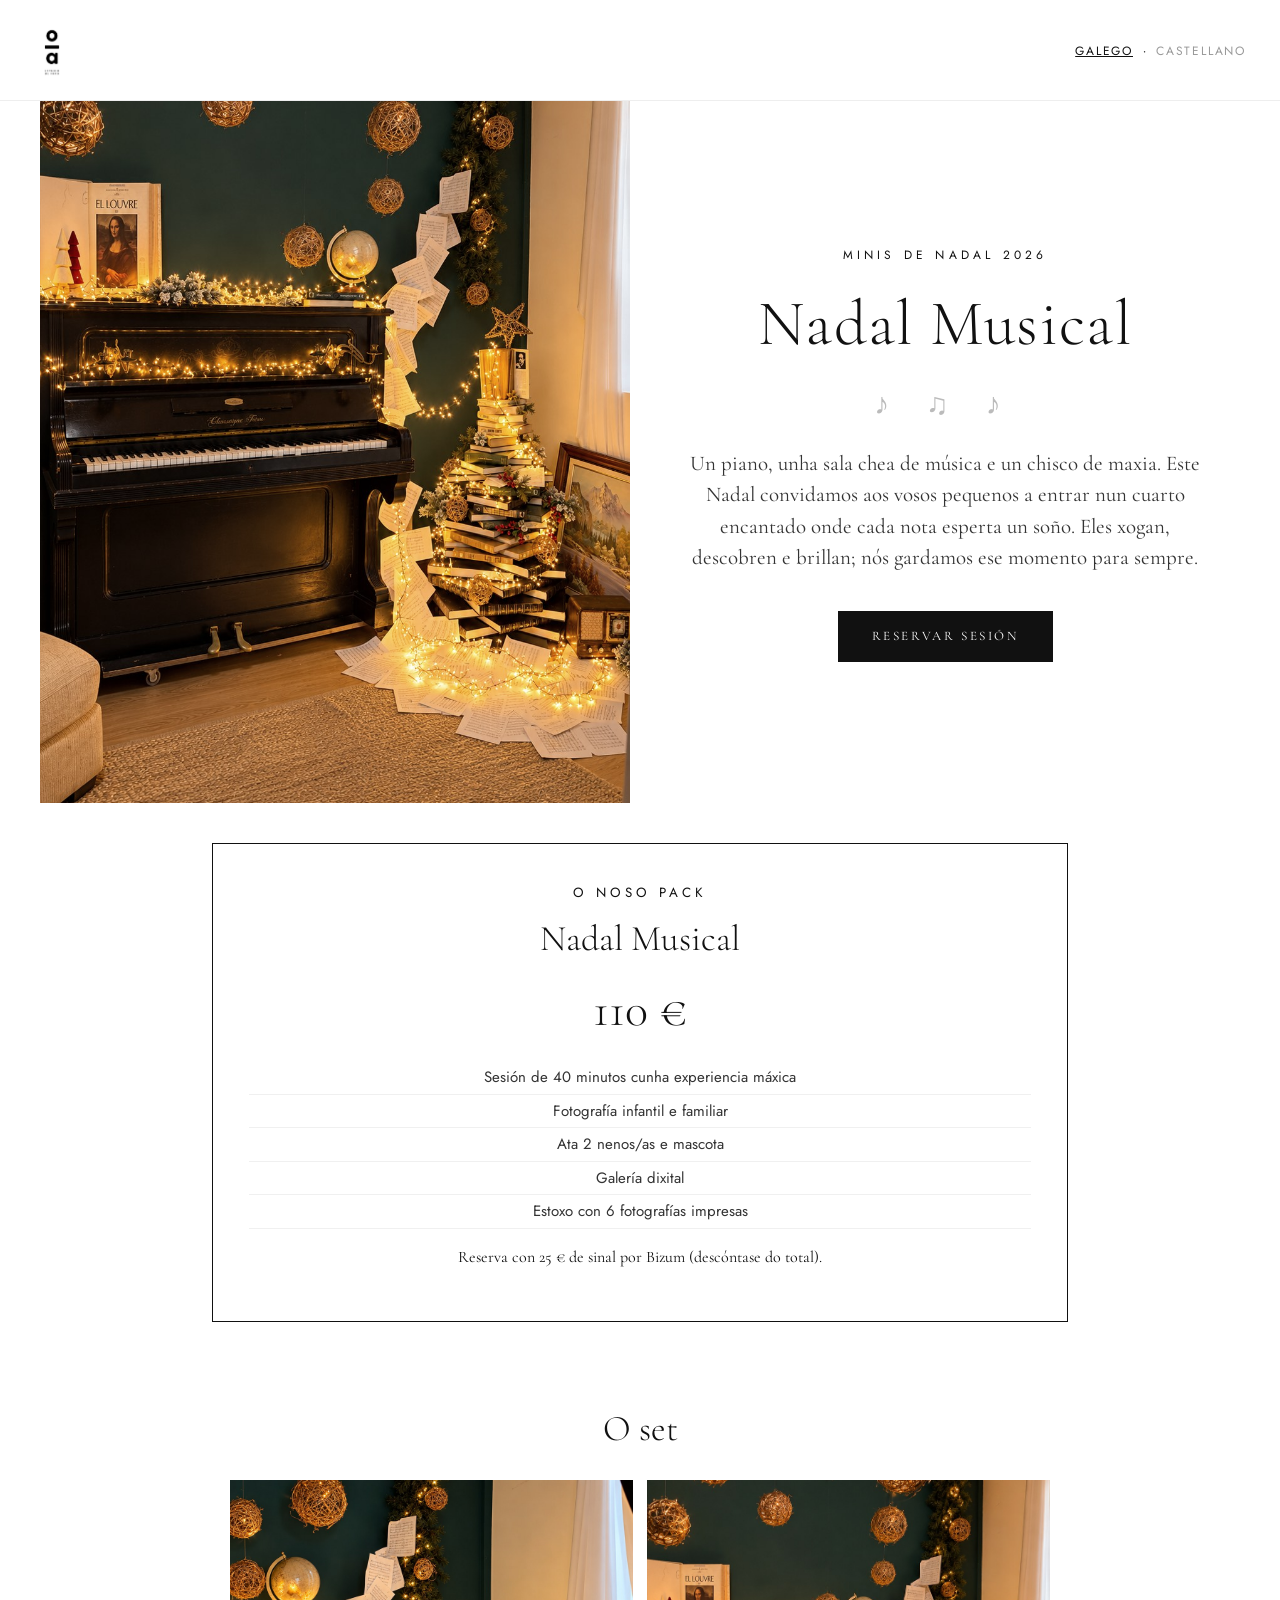
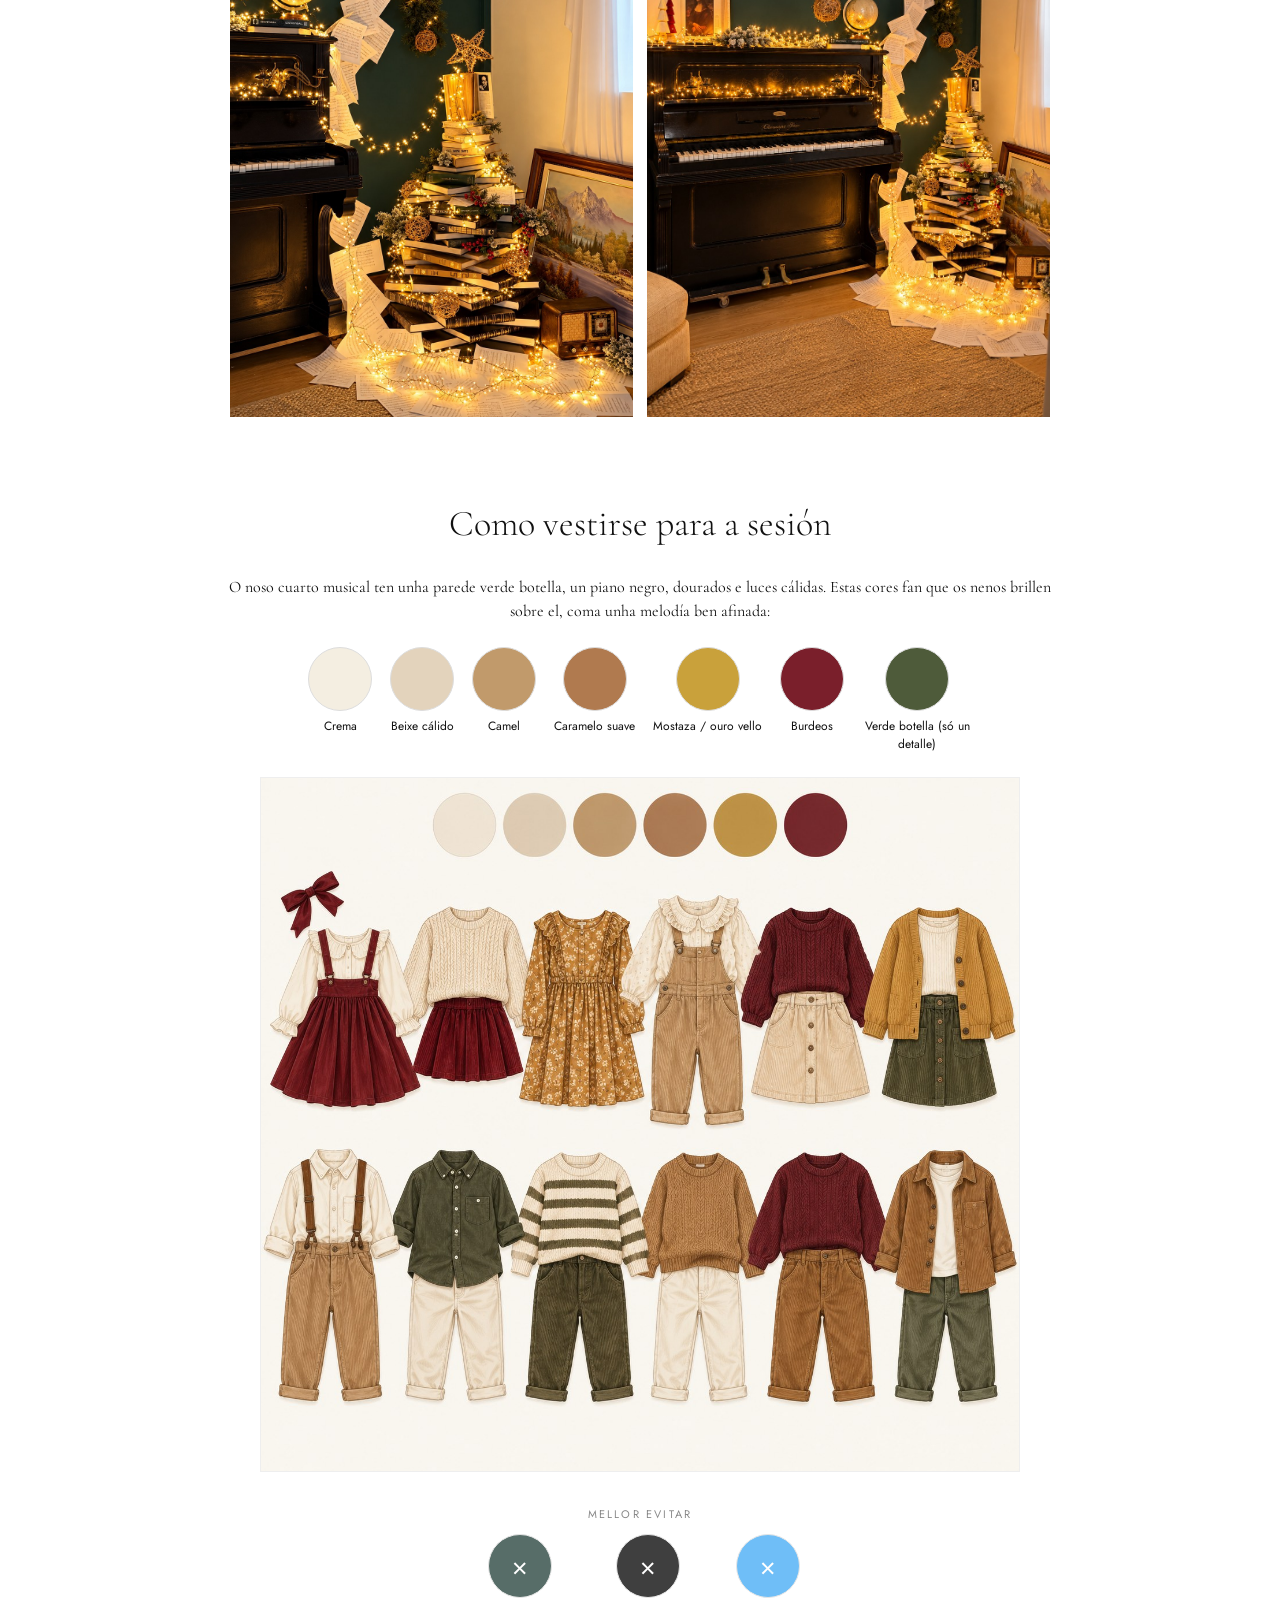
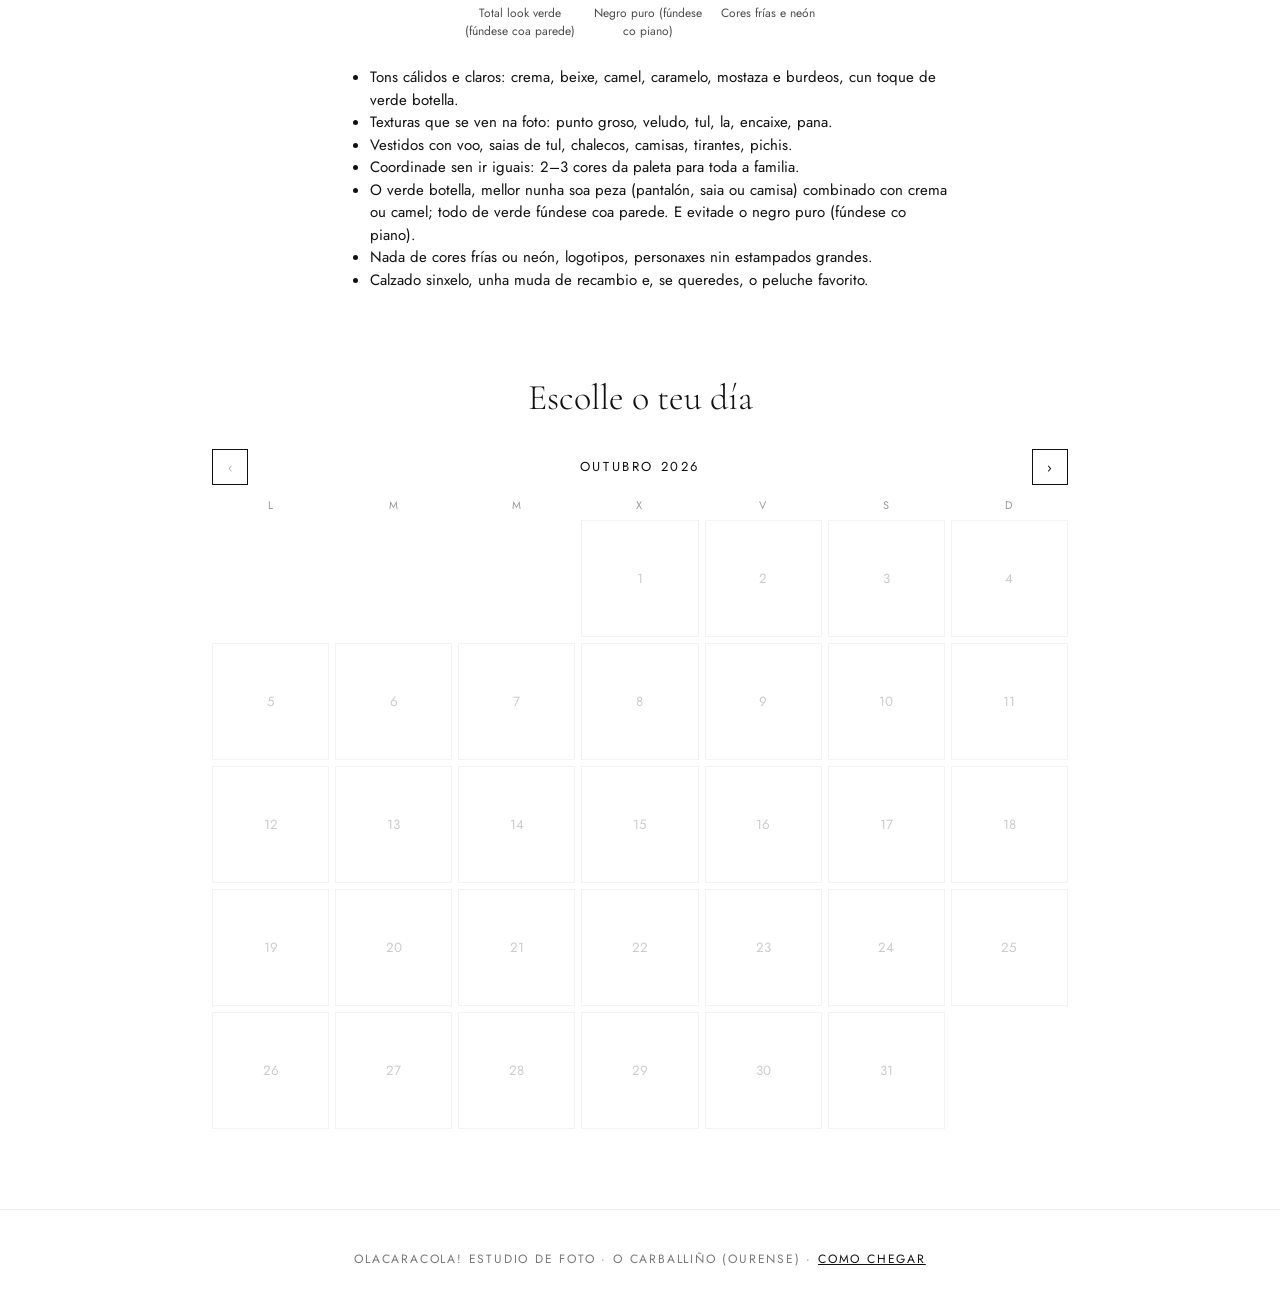
<file: index.html>
<!doctype html><html lang="gl"><head><meta charset="utf-8"><meta name="viewport" content="width=device-width,initial-scale=1">
<title>Nadal Musical · Olacaracola! Estudio de Foto</title>
<link href="https://fonts.googleapis.com/css2?family=Cormorant+Garamond:wght@300;400&family=Jost:wght@300;400&display=swap" rel="stylesheet">
<link rel="stylesheet" href="style.css"><script src="config.js"></script><script src="common.js"></script></head><body>
<header><img src="logo.jpg" alt="Olacaracola! Estudio de Foto"><div class="lang"><button data-l="gl" class="on">GALEGO</button> · <button data-l="es">CASTELLANO</button></div></header>
<div class="herowrap"><img class="heroimg" src="img/set-b.jpg" alt="Piano e sala musical de Nadal"><div class="hero"><small data-t="kicker"></small><h1>Nadal Musical</h1><div class="notes">♪ ♫ ♪</div><p data-t="intro"></p><a href="#reservar" class="btn" data-t="cta" style="display:inline-block;text-decoration:none;margin-top:16px"></a></div></div>
<section><div class="pack"><small class="sans" style="letter-spacing:.3em" data-t="packk"></small><h2 style="margin:8px 0">Nadal Musical</h2><div class="price">110 €</div>
<ul id="packlist"></ul><p data-t="depositInfo"></p></div></section>
<section id="galeria"><h2 data-t="galT"></h2><div class="gal"><img src="img/set-a.jpg" loading="lazy" alt="Árbore de libros e piano"><img src="img/set-b.jpg" loading="lazy" alt="Parede do piano con luces"></div></section>
<section id="vestir"><h2 data-t="wearT"></h2><p class="center" data-t="wearIntro"></p><div id="pal" style="display:flex;flex-wrap:wrap;gap:18px;justify-content:center;margin:24px 0"></div><img class="mood" src="img/vestir-moodboard.jpg" loading="lazy" alt="Ideas de roupa: crema, beixe, camel, caramelo, mostaza, burdeos e verde botella"><p class="center sans" style="font-size:11px;letter-spacing:.2em;text-transform:uppercase;color:#888" data-t="avoidT"></p><div id="avoid" style="display:flex;flex-wrap:wrap;gap:18px;justify-content:center;margin:12px 0 26px"></div><ul class="sans" id="wearlist" style="max-width:620px;margin:auto;font-size:15px"></ul></section>
<section id="reservar"><h2 data-t="choose"></h2>
<div class="monthnav"><button id="prev">‹</button><span id="mlabel"></span><button id="next">›</button></div><div class="cal" id="cal"></div>
</section>
<section id="horas" class="hidden"><p class="center"><button type="button" class="back" id="backday" data-t="changeDay"></button></p><h2 data-t="chooseTime"></h2><p class="center sans" id="daylabel"></p><div class="slots" id="slots"></div></section>
<section id="formsec" class="hidden"><h2 data-t="yourdata"></h2><p class="center sans" id="chosen"></p>
<form id="f">
<div><label data-t="name"></label><input name="name" required></div><div><label data-t="phone"></label><input name="phone" type="tel" required></div>
<div class="full"><label data-t="wa"></label><input name="whatsapp" type="tel" required><label class="chk"><input type="checkbox" id="samewa"> <span data-t="same"></span></label></div>
<div class="full"><label>Email *</label><input name="email" type="email" required></div>
<div><label data-t="kids"></label><select name="children"><option>1</option><option>2</option></select></div><div><label data-t="ages"></label><input name="ages" required data-tp="agesPh"></div>
<div><label data-t="adults"></label><select name="adults"><option>0</option><option>1</option><option selected>2</option><option>3</option><option>4</option></select></div><div><label data-t="pets"></label><input name="pets"></div>
<div class="full"><label data-t="special"></label><textarea name="special"></textarea></div>
<div class="full"><label data-t="song"></label><input name="song"></div>
<div class="full"><label data-t="notes"></label><textarea name="notes"></textarea></div>
<div class="full center"><p class="err" id="err"></p><button class="btn" data-t="send"></button></div></form></section>
<section id="done" class="hidden"><div class="box"><h2 data-t="thanks"></h2><p data-t="pendingMsg"></p><div class="bizum">BIZUM · 697 765 271 · 25 €</div><p data-t="concept"></p><p class="sans" id="summary"></p><p class="sans" style="font-size:14px"><a href="#vestir" data-t="wearLink" style="color:#111"></a></p></div></section>
<footer>OLACARACOLA! ESTUDIO DE FOTO · O CARBALLIÑO (OURENSE) · <a href="https://share.google/fzx7JsjJySbOzgDYY" target="_blank" data-t="map"></a></footer>
<script>
const T={gl:{kicker:"Minis de Nadal 2026",intro:"Un piano, unha sala chea de música e un chisco de maxia. Este Nadal convidamos aos vosos pequenos a entrar nun cuarto encantado onde cada nota esperta un soño. Eles xogan, descobren e brillan; nós gardamos ese momento para sempre.",cta:"Reservar sesión",packk:"O NOSO PACK",
list:["Sesión de 40 minutos cunha experiencia máxica","Fotografía infantil e familiar","Ata 2 nenos/as e mascota","Galería dixital","Estoxo con 6 fotografías impresas"],depositInfo:"Reserva con 25 € de sinal por Bizum (descóntase do total).",choose:"Escolle o teu día",chooseTime:"Escolle a hora",changeDay:"Cambiar de día",yourdata:"Os vosos datos",name:"Nome *",phone:"Teléfono *",kids:"Número de nenos/as",ages:"Idade dos nenos *",agesPh:"p. ex. 3 e 6 anos",wearLink:"👗 Mirade a guía de que poñer",wa:"WhatsApp *",same:"Mesmo número que o teléfono",adults:"Adultos na foto",pets:"Mascotas (cales?)",special:"Cóntanos algo especial dos nenos este ano",song:"Unha canción favorita",notes:"Notas",send:"Reservar",thanks:"Que ganas de vervos no estudio! 🎹✨",pendingMsg:"Xa temos apuntada a vosa sesión. Para confirmala só falta un pasiño: envía o sinal de 25 € por Bizum (descóntase dos 110 €). Mandámosvos todo por email e WhatsApp, e en canto chegue o Bizum confirmámosvola. Vémonos moi pronto! Unha aperta, Chus",concept:"Concepto: o teu nome + data da sesión",map:"COMO CHEGAR",full:"completo",free:"libres",none:"Non quedan horas libres este día.",days:["L","M","M","X","V","S","D"],months:["Xaneiro","Febreiro","Marzo","Abril","Maio","Xuño","Xullo","Agosto","Setembro","Outubro","Novembro","Decembro"],taken:"Esa hora acaba de ser reservada. Escolle outra.",wearT:"Como vestirse para a sesión",wearIntro:"O noso cuarto musical ten unha parede verde botella, un piano negro, dourados e luces cálidas. Estas cores fan que os nenos brillen sobre el, coma unha melodía ben afinada:",avoidT:"Mellor evitar",galT:"O set",wear:["Tons cálidos e claros: crema, beixe, camel, caramelo, mostaza e burdeos, cun toque de verde botella.","Texturas que se ven na foto: punto groso, veludo, tul, la, encaixe, pana.","Vestidos con voo, saias de tul, chalecos, camisas, tirantes, pichis.","Coordinade sen ir iguais: 2–3 cores da paleta para toda a familia.","O verde botella, mellor nunha soa peza (pantalón, saia ou camisa) combinado con crema ou camel; todo de verde fúndese coa parede. E evitade o negro puro (fúndese co piano).","Nada de cores frías ou neón, logotipos, personaxes nin estampados grandes.","Calzado sinxelo, unha muda de recambio e, se queredes, o peluche favorito."]},
es:{kicker:"Minis de Navidad 2026",intro:"Un piano, una sala llena de música y una pizca de magia. Esta Navidad invitamos a vuestros peques a entrar en una habitación encantada donde cada nota despierta un sueño. Ellos juegan, descubren y brillan; nosotros guardamos ese momento para siempre.",cta:"Reservar sesión",packk:"NUESTRO PACK",
list:["Sesión de 40 minutos con experiencia mágica","Fotografía infantil y familiar","Hasta 2 niños/as y mascota","Galería digital","Estuche con 6 fotografías impresas"],depositInfo:"Reserva con 25 € de señal por Bizum (se descuenta del total).",choose:"Elige tu día",chooseTime:"Elige la hora",changeDay:"Cambiar de día",yourdata:"Vuestros datos",name:"Nombre *",phone:"Teléfono *",kids:"Número de niños/as",ages:"Edad de los niños *",agesPh:"p. ej. 3 y 6 años",wearLink:"👗 Mirad la guía de qué ponerse",wa:"WhatsApp *",same:"Mismo número que el teléfono",adults:"Adultos en la foto",pets:"Mascotas (¿cuáles?)",special:"Cuéntanos algo especial de los niños este año",song:"Una canción favorita",notes:"Notas",send:"Reservar",thanks:"¡Qué ganas de veros en el estudio! 🎹✨",pendingMsg:"Ya tenemos apuntada vuestra sesión. Para confirmarla solo falta un pasito: envía la señal de 25 € por Bizum (se descuenta de los 110 €). Os mandamos todo por email y WhatsApp, y en cuanto llegue el Bizum os la confirmamos. ¡Nos vemos pronto! Un abrazo, Chus",concept:"Concepto: tu nombre + fecha de la sesión",map:"CÓMO LLEGAR",full:"completo",free:"libres",none:"No quedan horas libres este día.",days:["L","M","X","J","V","S","D"],months:["Enero","Febrero","Marzo","Abril","Mayo","Junio","Julio","Agosto","Septiembre","Octubre","Noviembre","Diciembre"],taken:"Esa hora acaba de reservarse. Elige otra.",wearT:"Cómo vestirse para la sesión",wearIntro:"Nuestra sala musical tiene una pared verde botella, un piano negro, dorados y luces cálidas. Estos colores hacen que los peques brillen sobre ella, como una melodía bien afinada:",avoidT:"Mejor evitar",galT:"El set",wear:["Tonos cálidos y claros: crema, beige, camel, caramelo, mostaza y burdeos, con un toque de verde botella.","Texturas que se notan en la foto: punto grueso, terciopelo, tul, lana, encaje, pana.","Vestidos con vuelo, faldas de tul, chalecos, camisas, tirantes, peto.","Coordinad sin ir iguales: 2–3 colores de la paleta para toda la familia.","El verde botella, mejor en una sola prenda (pantalón, falda o camisa) combinado con crema o camel; todo de verde se funde con la pared. Y evitad el negro puro (se funde con el piano).","Nada de colores fríos o neón, logotipos, personajes ni estampados grandes.","Calzado sencillo, una muda de recambio y, si queréis, el peluche favorito."]}};
let L=localStorage.lang||'gl',DATA={},view=new Date(2026,9,1),selDay=null,selTime=null;
const $=s=>document.querySelector(s);
function tr(){document.documentElement.lang=L;document.querySelectorAll('[data-t]').forEach(e=>e.textContent=T[L][e.dataset.t]);document.querySelectorAll('[data-tp]').forEach(e=>e.placeholder=T[L][e.dataset.tp]);$('#wearlist').innerHTML=T[L].wear.map(x=>`<li>${x}</li>`).join('');const sw=(c,x)=>`<div class="sans" style="text-align:center;font-size:12px;max-width:110px;${x?'opacity:.75':''}"><div style="width:64px;height:64px;border-radius:50%;background:${c.hex};border:1px solid #ddd;margin:auto 0 6px;margin-left:auto;margin-right:auto;position:relative">${x?'<span style="position:absolute;inset:0;display:flex;align-items:center;justify-content:center;color:#fff;font-size:26px">×</span>':''}</div>${c[L]}</div>`;$('#pal').innerHTML=(window.PALETTE||[]).map(c=>sw(c)).join('');$('#avoid').innerHTML=(window.AVOID||[]).map(c=>sw(c,1)).join('');$('#packlist').innerHTML=T[L].list.map(x=>`<li>${x}</li>`).join('');document.querySelectorAll('.lang button').forEach(b=>b.classList.toggle('on',b.dataset.l==L));render();if(selTime)chosen();}
document.querySelectorAll('.lang button').forEach(b=>b.onclick=()=>{L=localStorage.lang=b.dataset.l;tr()});
const iso=d=>d.getFullYear()+'-'+String(d.getMonth()+1).padStart(2,'0')+'-'+String(d.getDate()).padStart(2,'0');
const WDN={gl:['domingo','luns','martes','mércores','xoves','venres','sábado'],es:['domingo','lunes','martes','miércoles','jueves','viernes','sábado']};
function fmt(ds){const d=new Date(ds+'T12:00'),w=WDN[L][d.getDay()],m=T[L].months[d.getMonth()].toLowerCase();return w.charAt(0).toUpperCase()+w.slice(1)+', '+d.getDate()+' de '+m}
function render(){const y=view.getFullYear(),m=view.getMonth();$('#mlabel').textContent=T[L].months[m]+' '+y;let h=T[L].days.map(d=>`<div class="h">${d}</div>`).join('');
 const off=(new Date(y,m,1).getDay()+6)%7;for(let i=0;i<off;i++)h+='<div></div>';const n=new Date(y,m+1,0).getDate();
 for(let d=1;d<=n;d++){const k=iso(new Date(y,m,d)),s=DATA[k];if(!s){h+=`<button class="day" disabled>${d}</button>`;continue}const f=s.filter(x=>x.available).length;
 h+=`<button class="day ${f?'':'full'} ${k==selDay?'sel':''}" data-d="${k}" ${f?'':'disabled'}>${d}${f?'':`<small>${T[L].full}</small>`}</button>`}
 $('#cal').innerHTML=h;$('#cal').querySelectorAll('[data-d]').forEach(b=>b.onclick=()=>{selDay=b.dataset.d;selTime=null;$('#formsec').classList.add('hidden');render();$('#horas').scrollIntoView({behavior:'smooth'})});
 $('#prev').disabled=y==2026&&m<=9;$('#next').disabled=y==2027&&m>=0;
 if(!$('#done').classList.contains('hidden')){$('#reservar').classList.add('hidden');$('#horas').classList.add('hidden');$('#formsec').classList.add('hidden');return}
 const showTime=!!selDay;$('#reservar').classList.toggle('hidden',showTime);$('#horas').classList.toggle('hidden',!showTime);
 if(!showTime){$('#slots').innerHTML='';return}
 $('#daylabel').textContent=fmt(selDay);
 const open=(DATA[selDay]||[]).filter(x=>x.available);
 if(selTime&&!open.some(x=>x.time===selTime)){selTime=null;$('#formsec').classList.add('hidden')}
 $('#slots').innerHTML=open.length?open.map(x=>`<button type="button" class="slot ${x.time==selTime?'sel':''}" data-t2="${x.time}">${x.time}</button>`).join(''):`<p class="sans">${T[L].none}</p>`;
 $('#slots').querySelectorAll('[data-t2]').forEach(b=>b.onclick=()=>{selTime=b.dataset.t2;render();chosen();$('#formsec').classList.remove('hidden');$('#formsec').scrollIntoView({behavior:'smooth'})});}
function chosen(){$('#chosen').textContent=fmt(selDay)+' · '+selTime+' h · Nadal Musical · 110 €'}
$('#prev').onclick=()=>{view.setMonth(view.getMonth()-1);render()};$('#next').onclick=()=>{view.setMonth(view.getMonth()+1);render()};
$('#backday').onclick=()=>{selDay=null;selTime=null;$('#formsec').classList.add('hidden');render();$('#reservar').scrollIntoView({behavior:'smooth'})};
$('#f').onsubmit=async e=>{e.preventDefault();const b=Object.fromEntries(new FormData(e.target));Object.assign(b,{action:'book',date:selDay,time:selTime,lang:L});
 const r=await API.post(b);if(!r.ok){$('#err').textContent=r.error=='taken'?T[L].taken:r.error;await load();return}
 $('#formsec').classList.add('hidden');$('#reservar').classList.add('hidden');$('#horas').classList.add('hidden');$('#done').classList.remove('hidden');$('#summary').textContent=fmt(selDay)+' · '+selTime+' h · '+b.name;$('#done').classList.remove('hidden');$('#done').scrollIntoView();};
async function load(){DATA=(await API.get({action:'slots'})).days;render()}
const sw2=$('#samewa'),ph=$('[name=phone]'),wa=$('[name=whatsapp]');sw2.onchange=()=>{wa.readOnly=sw2.checked;if(sw2.checked)wa.value=ph.value};ph.oninput=()=>{if(sw2.checked)wa.value=ph.value};
tr();load();
</script></body></html>
</file>
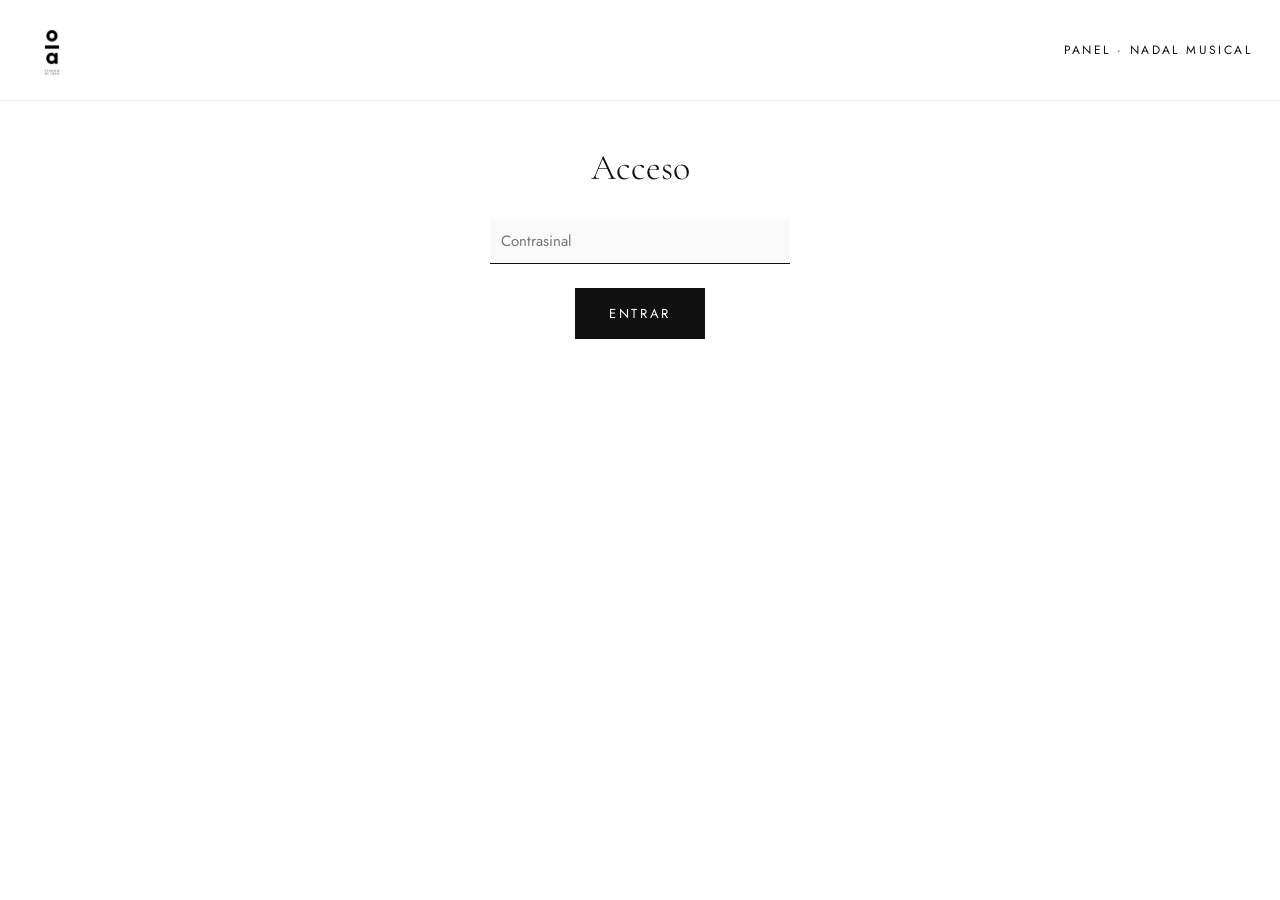
<file: admin.html>
<!doctype html><html lang="gl"><head><meta charset="utf-8"><meta name="viewport" content="width=device-width,initial-scale=1"><title>Admin · Nadal Musical</title>
<link href="https://fonts.googleapis.com/css2?family=Cormorant+Garamond:wght@300&family=Jost:wght@300;400&display=swap" rel="stylesheet"><link rel="stylesheet" href="style.css"><script src="config.js"></script><script src="common.js"></script></head><body>
<header><img src="logo.jpg"><span class="sans" style="letter-spacing:.2em;font-size:12px">PANEL · NADAL MUSICAL</span></header>
<section id="login" class="center"><h2>Acceso</h2><input type="password" id="pw" placeholder="Contrasinal" style="max-width:300px"><br><br><button class="btn" id="go">Entrar</button><p class="err" id="lerr"></p></section>
<section id="app" class="hidden" style="max-width:1200px">
<h2>Reservas</h2><p class="sans" id="stats"></p>
<div class="sans" style="margin-bottom:12px">Filtro: <select id="flt" style="width:auto"><option value="active">Activas</option><option value="pending">Pendentes de sinal</option><option value="confirmed">Confirmadas</option><option value="cancelled">Canceladas</option><option value="all">Todas</option></select></div>
<table><thead><tr><th>Data</th><th>Hora</th><th>Familia</th><th>Contacto</th><th>Nenos / idades</th><th>Detalles</th><th>Estado</th><th>Accións</th></tr></thead><tbody id="tb"></tbody></table>
<h2 style="margin-top:50px">Bloquear / desbloquear horas</h2>
<div class="sans center"><input type="date" id="bd" min="2026-10-26" max="2027-01-07" style="width:auto"> <span id="bslots"></span></div>
</section>
<script>
let PW='',B=[],S={};const $=s=>document.querySelector(s);
const adm=(op,x={})=>API.post({action:'admin',password:PW,op,...x});
$('#go').onclick=async()=>{PW=$('#pw').value;const r=await adm('list');if(!r.ok){$('#lerr').textContent='Contrasinal incorrecto';return}$('#login').classList.add('hidden');$('#app').classList.remove('hidden');show(r)};
async function refresh(){show(await adm('list'))}
function show(r){B=r.bookings;S=r.days;const f=$('#flt').value;
 const L=B.filter(b=>f=='all'||(f=='active'?b.status!='cancelled':b.status==f)).sort((a,b)=>(a.date+a.time).localeCompare(b.date+b.time));
 $('#stats').textContent=`${B.filter(b=>b.status=='confirmed').length} confirmadas · ${B.filter(b=>b.status=='pending').length} pendentes · ${B.filter(b=>b.status=='cancelled').length} canceladas`;
 $('#tb').innerHTML=L.map(b=>`<tr><td>${b.date}</td><td>${b.time}</td><td><b>${b.name}</b></td><td>${b.phone}<br>WA: ${b.whatsapp||"-"}<br>${b.email}</td><td>${b.children} · ${b.ages||''}<br>Adultos: ${b.adults||0} · Mascota: ${b.pets||'-'}</td>
 <td style="max-width:240px">${b.special?'✨ '+b.special+'<br>':''}${b.song?'♪ '+b.song+'<br>':''}${b.notes||''}</td><td><span class="tag ${b.status}">${b.status=='pending'?'pendente':b.status=='confirmed'?'sinal pagado':'cancelada'}</span></td>
 <td>${b.status=='pending'?`<button onclick="act('markPaid','${b.id}')">✓ Sinal pagado</button><br>`:''}${b.status!='cancelled'?`<button onclick="mv('${b.id}')">Mover</button> <button onclick="ed('${b.id}')">Editar</button> <button onclick="if(confirm('Cancelar?'))act('cancel','${b.id}')">Cancelar</button>`:''}</td></tr>`).join('');bs();}
$('#flt').onchange=()=>show({bookings:B,days:S});
async function act(op,id,x={}){const r=await adm(op,{id,...x});if(!r.ok)alert(r.error);refresh()}
function mv(id){const d=prompt('Nova data (AAAA-MM-DD):');if(!d)return;const t=prompt('Nova hora (libres: '+(S[d]||[]).filter(s=>s.available).map(s=>s.time).join(', ')+'):');if(t)act('move',id,{date:d,time:t})}
function ed(id){const b=B.find(x=>x.id==id);const k=prompt('Campo a editar (name, phone, email, children, ages, adults, pets, notes, special, song):');if(!k)return;const v=prompt('Novo valor:',b[k]||'');if(v!==null)act('update',id,{fields:{[k]:v}})}
function bs(){const d=$('#bd').value;if(!d||!S[d]){$('#bslots').innerHTML='';return}
 $('#bslots').innerHTML=S[d].map(s=>s.blocked?`<button class="slot sel" onclick="blk('unblock','${d}','${s.time}')">${s.time} 🔒</button>`:s.available?`<button class="slot" onclick="blk('block','${d}','${s.time}')">${s.time}</button>`:`<button class="slot" disabled>${s.time} (reservada)</button>`).join(' ')}
$('#bd').onchange=bs;async function blk(op,date,time){await adm(op,{date,time});refresh()}
</script></body></html>
</file>
<file: style.css>
*{box-sizing:border-box}body{margin:0;font-family:"Cormorant Garamond",Georgia,serif;color:#111;background:#fff;line-height:1.5}
.sans,button,input,select,textarea,label,.slot,.cal{font-family:"Jost",Helvetica,Arial,sans-serif}
header{display:flex;justify-content:space-between;align-items:center;padding:18px 28px;border-bottom:1px solid #eee}
header img{height:64px}.lang button{background:none;border:0;letter-spacing:.15em;font-size:12px;cursor:pointer;color:#999}.lang button.on{color:#111;text-decoration:underline}
.hero{text-align:center;padding:70px 20px 50px;max-width:760px;margin:auto}
.hero small{letter-spacing:.35em;font-size:12px;text-transform:uppercase;font-family:Jost,sans-serif}
.hero h1{font-size:64px;font-weight:300;margin:10px 0;letter-spacing:.02em}.hero p{font-size:21px;color:#333}
.notes{font-size:30px;letter-spacing:.5em;color:#bbb}
section{max-width:900px;margin:0 auto;padding:40px 22px}h2{font-weight:300;font-size:36px;text-align:center;margin:0 0 24px}
.pack{border:1px solid #111;padding:36px;text-align:center}.pack .price{font-size:48px;font-weight:300}.pack ul{list-style:none;padding:0;font-family:Jost,sans-serif;font-size:15px;color:#333}.pack li{padding:5px 0;border-bottom:1px solid #f0f0f0}
.cal{display:grid;grid-template-columns:repeat(7,1fr);gap:6px;font-size:13px}.cal .h{text-align:center;color:#999;font-size:11px;letter-spacing:.1em}
.day{aspect-ratio:1;border:1px solid #ddd;background:#fff;cursor:pointer;display:flex;flex-direction:column;align-items:center;justify-content:center;min-width:0;padding:2px}.day small{font-size:10px;color:#888;line-height:1.1}
.day.full,.day:disabled{color:#ccc;cursor:default;border-color:#f3f3f3}.day.sel{background:#111;color:#fff}.day.sel small{color:#ccc}
.monthnav{display:flex;justify-content:space-between;align-items:center;margin-bottom:12px;font-family:Jost,sans-serif;text-transform:uppercase;letter-spacing:.2em;font-size:13px}
.monthnav button{background:none;border:1px solid #111;width:36px;height:36px;cursor:pointer}
.slots{display:flex;flex-wrap:wrap;gap:10px;justify-content:center;margin-top:22px}.slot{padding:12px 20px;border:1px solid #111;background:#fff;cursor:pointer;font-size:15px}.slot.sel{background:#111;color:#fff}.slot:disabled{border-color:#ddd;color:#ccc;text-decoration:line-through;cursor:default}
.back{background:none;border:0;cursor:pointer;font-family:Jost,Helvetica,Arial,sans-serif;font-size:12px;letter-spacing:.16em;text-transform:uppercase;color:#777;padding:0}.back:hover{color:#111}
form{display:grid;grid-template-columns:1fr 1fr;gap:16px}form .full{grid-column:1/-1}label{font-size:11px;letter-spacing:.15em;text-transform:uppercase;color:#555;display:block;margin-bottom:4px}
input,select,textarea{width:100%;padding:11px;border:0;border-bottom:1px solid #111;font-size:15px;background:#fafafa}textarea{min-height:70px}
.btn{background:#111;color:#fff;border:0;padding:16px 34px;letter-spacing:.2em;text-transform:uppercase;font-size:13px;cursor:pointer}.btn.ghost{background:#fff;color:#111;border:1px solid #111}
.center{text-align:center}.box{border:1px solid #111;padding:30px;text-align:center;font-size:19px}.bizum{font-family:Jost,sans-serif;font-size:26px;letter-spacing:.1em;margin:10px 0}
footer{text-align:center;padding:40px;font-family:Jost,sans-serif;font-size:12px;letter-spacing:.15em;color:#777;border-top:1px solid #eee;margin-top:40px}footer a{color:#111}
.hidden{display:none}.err{color:#b00;font-family:Jost,sans-serif;font-size:14px}
table{width:100%;border-collapse:collapse;font-family:Jost,sans-serif;font-size:13px}td,th{border-bottom:1px solid #eee;padding:8px;text-align:left;vertical-align:top}
.tag{padding:2px 8px;border:1px solid #111;font-size:11px;text-transform:uppercase}.tag.pending{border-style:dashed}.tag.confirmed{background:#111;color:#fff}.tag.cancelled{color:#aaa;border-color:#aaa}
@media(max-width:640px){.hero h1{font-size:42px}form{grid-template-columns:1fr}}

.herowrap{display:grid;grid-template-columns:1fr 1fr;align-items:center;max-width:1200px;margin:0 auto;gap:20px}
.heroimg{width:100%;height:78vh;object-fit:cover;filter:grayscale(15%)}
.herowrap .hero{padding:40px 30px}
.gal{display:grid;grid-template-columns:1fr 1fr;gap:14px;max-width:820px;margin:0 auto}.gal img{width:100%;aspect-ratio:3/4;object-fit:cover;display:block}
@media(max-width:800px){.herowrap{grid-template-columns:1fr}.heroimg{height:55vh}.gal{grid-template-columns:1fr 1fr}}

.chk{display:flex;align-items:center;gap:8px;text-transform:none;letter-spacing:0;font-size:13px;margin-top:8px}.chk input{width:auto}

.mood{display:block;width:100%;max-width:760px;margin:10px auto 34px;border:1px solid #eee}
</file>
